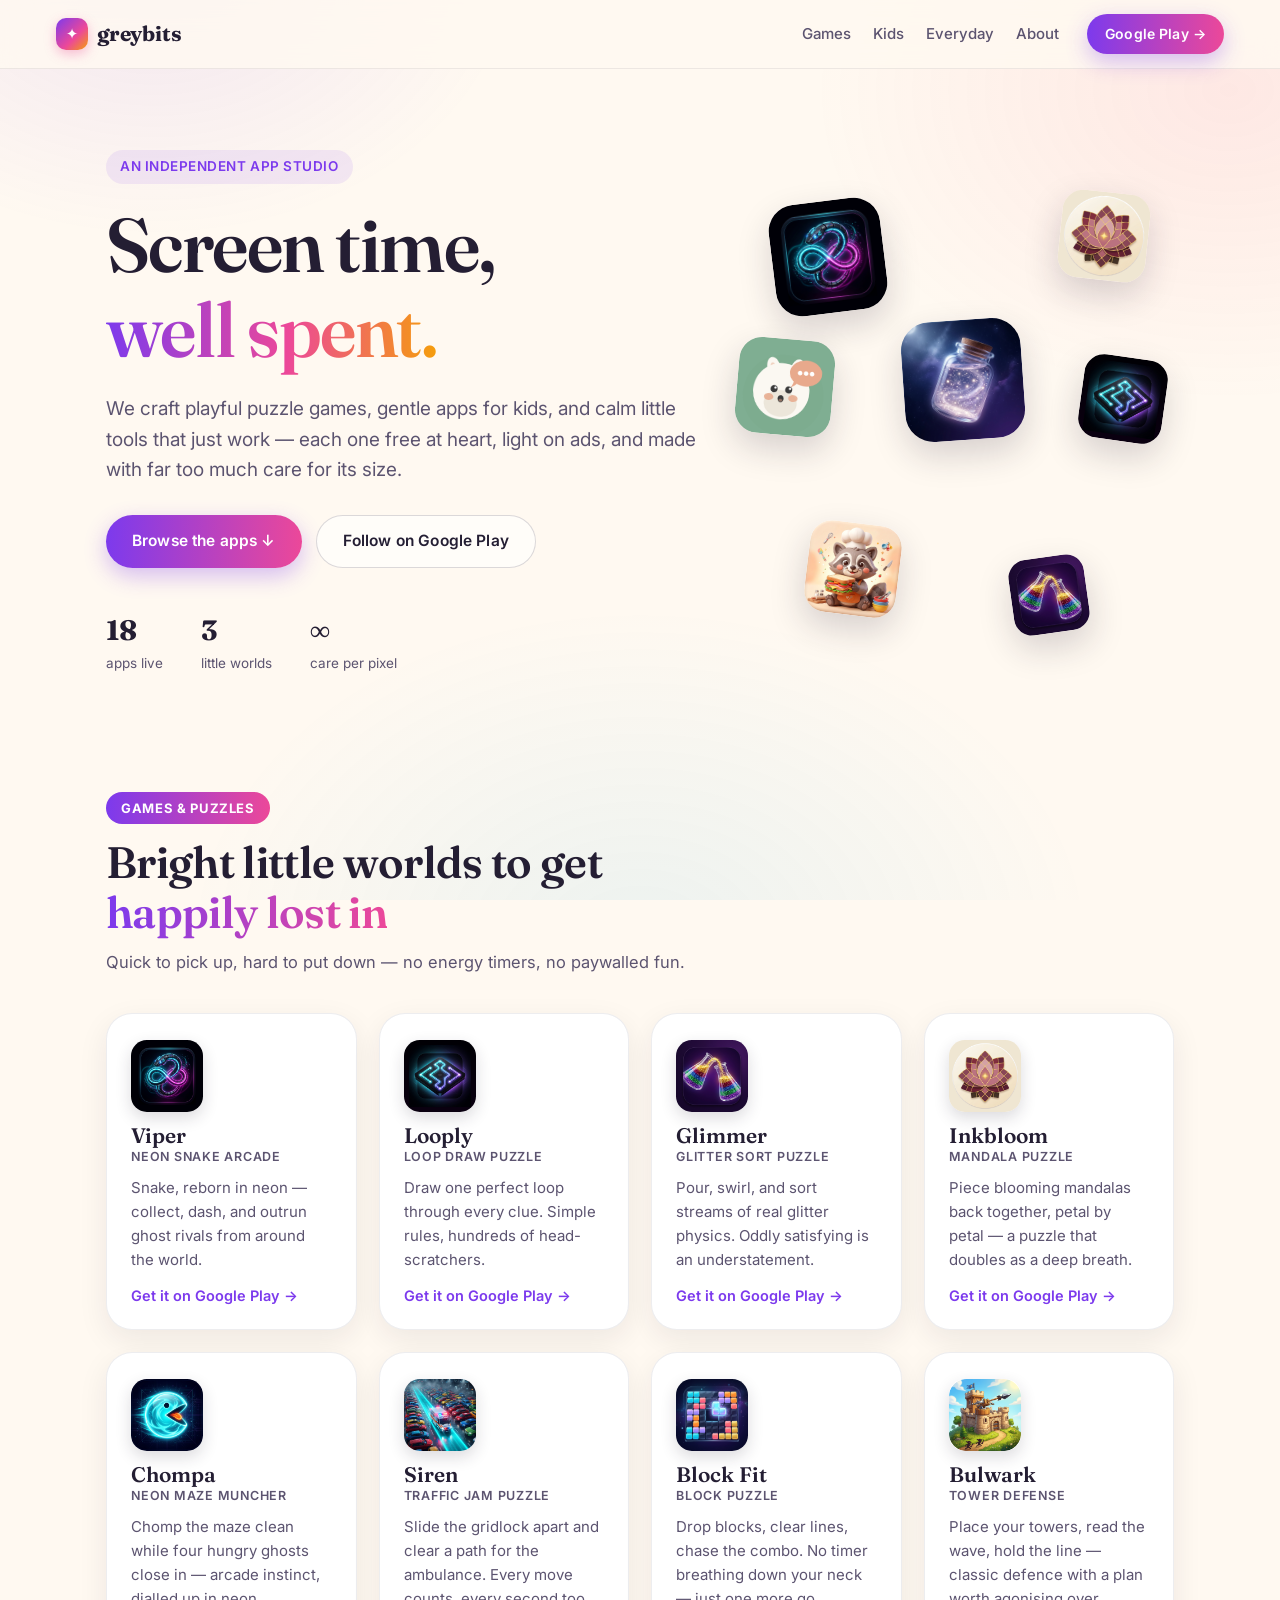
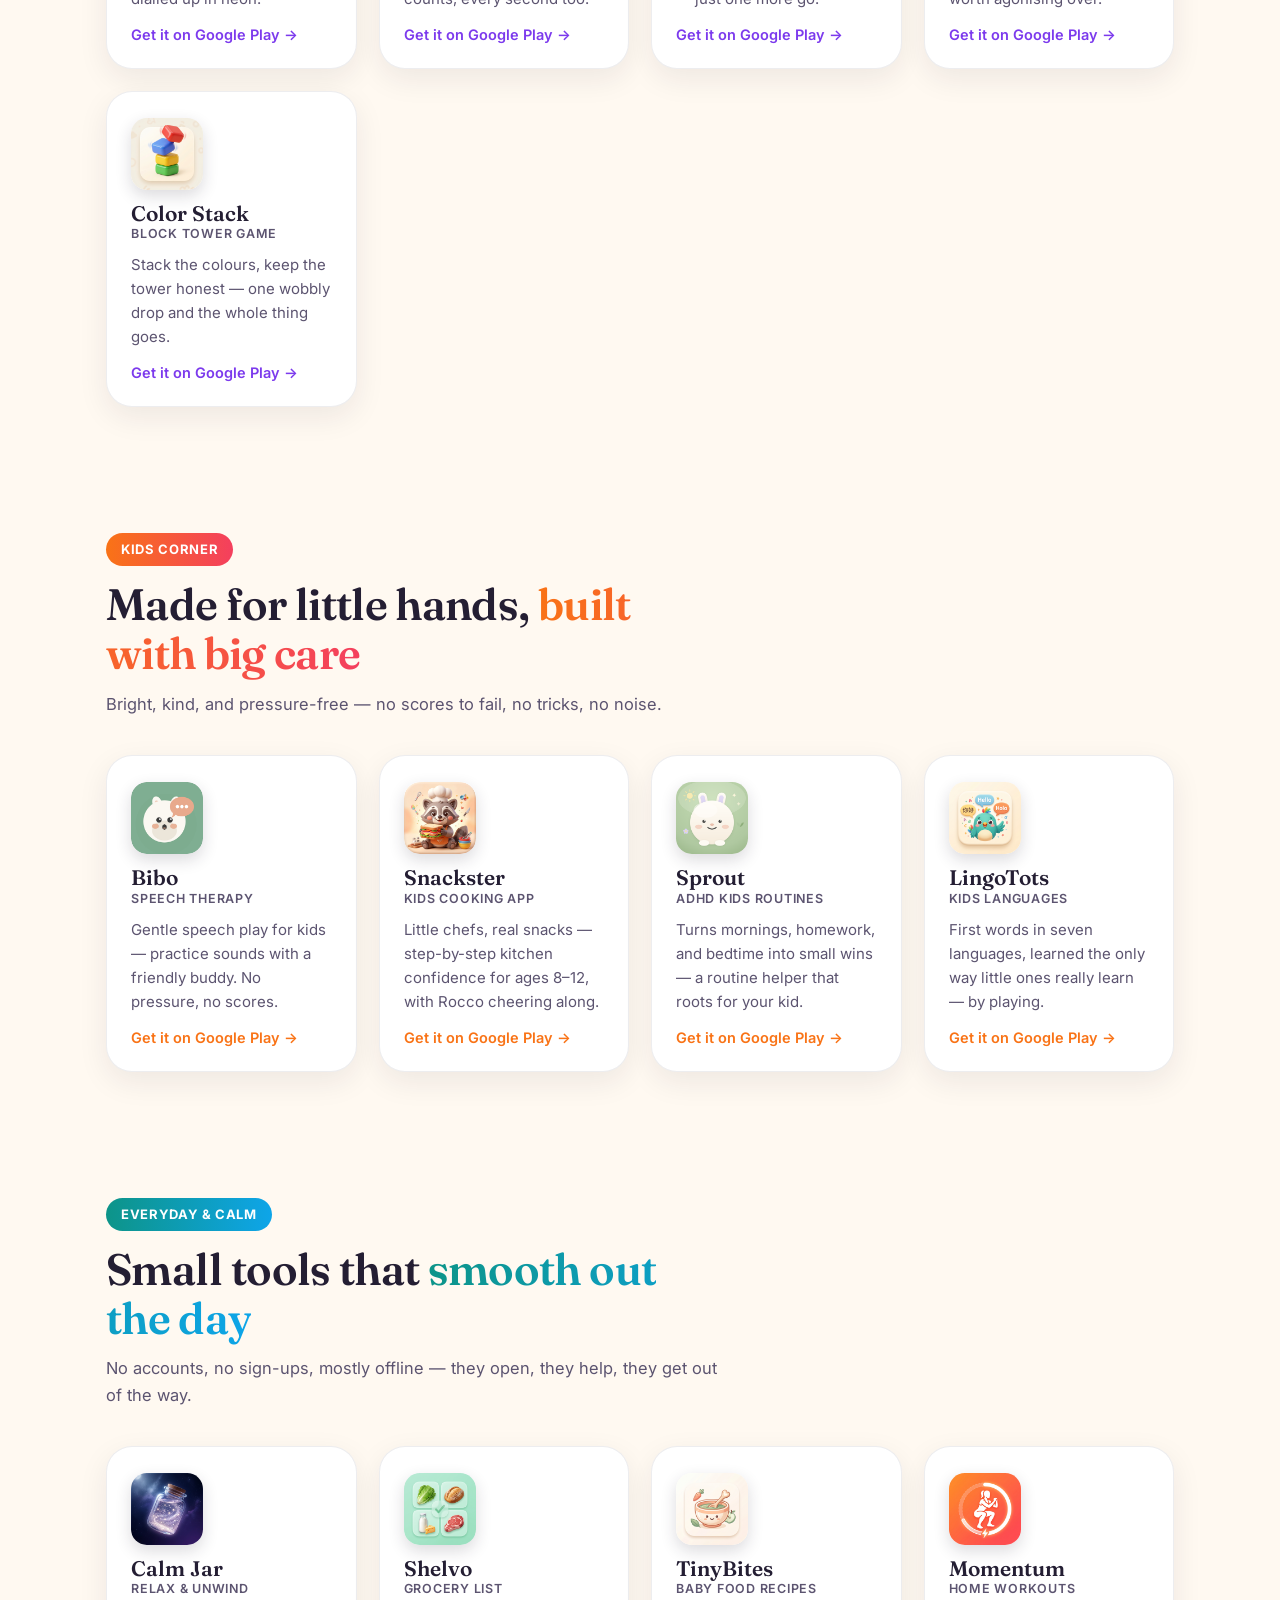
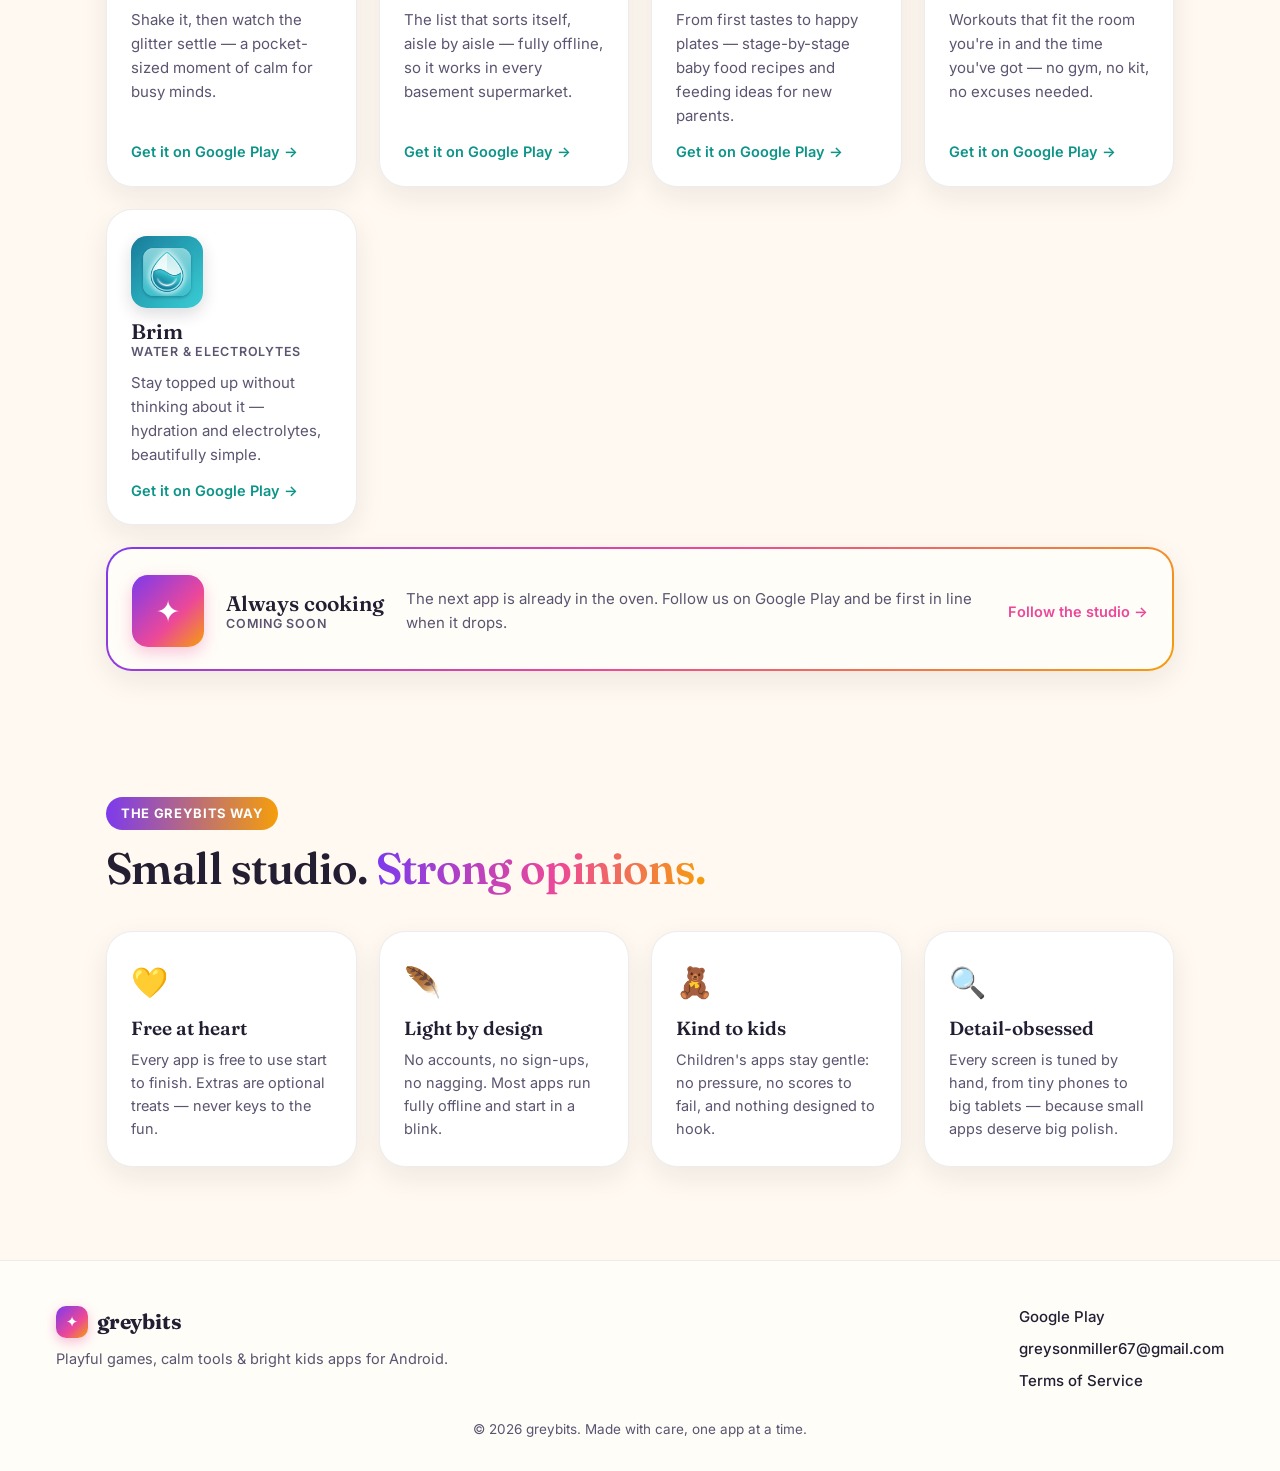
<file: index.html>
<!DOCTYPE html>
<html lang="en">
<head>
  <meta charset="UTF-8" />
  <meta name="viewport" content="width=device-width, initial-scale=1.0" />
  <title>greybits — Playful games, calm tools &amp; bright kids apps</title>
  <meta name="description" content="greybits is an independent studio making playful puzzle games, gentle kids apps, and calm everyday tools for Android. Free at heart, light on ads, made with care." />
  <meta property="og:title" content="greybits — Screen time, well spent." />
  <meta property="og:description" content="Playful puzzle games, gentle kids apps, and calm everyday tools for Android — made with care by a tiny studio." />
  <meta property="og:type" content="website" />
  <link rel="icon" href="data:image/svg+xml,%3Csvg xmlns='http://www.w3.org/2000/svg' viewBox='0 0 64 64'%3E%3Cdefs%3E%3ClinearGradient id='g' x1='0' y1='0' x2='1' y2='1'%3E%3Cstop offset='0' stop-color='%237C3AED'/%3E%3Cstop offset='.5' stop-color='%23EC4899'/%3E%3Cstop offset='1' stop-color='%23F59E0B'/%3E%3C/linearGradient%3E%3C/defs%3E%3Crect width='64' height='64' rx='16' fill='url(%23g)'/%3E%3Ctext x='32' y='42' font-family='Georgia,serif' font-size='38' font-weight='bold' fill='white' text-anchor='middle'%3Eg%3C/text%3E%3C/svg%3E" />
  <link rel="preconnect" href="https://fonts.googleapis.com" />
  <link rel="preconnect" href="https://fonts.gstatic.com" crossorigin />
  <link href="https://fonts.googleapis.com/css2?family=Fraunces:opsz,wght@9..144,500;9..144,600;9..144,700&family=Inter:wght@400;500;600;700&display=swap" rel="stylesheet" />
  <link rel="stylesheet" href="styles.css" />
</head>
<body>

  <!-- ======================== NAV ======================== -->
  <header class="nav">
    <a class="brand" href="#top" aria-label="greybits home">
      <span class="brand-mark" aria-hidden="true">✦</span>
      <span class="brand-name">greybits</span>
    </a>
    <nav class="nav-links" aria-label="Sections">
      <a href="#games">Games</a>
      <a href="#kids">Kids</a>
      <a href="#everyday">Everyday</a>
      <a href="#about">About</a>
    </nav>
    <a class="btn btn-small btn-primary" href="https://play.google.com/store/apps/dev?id=8067309061059365942" target="_blank" rel="noopener">Google&nbsp;Play&nbsp;→</a>
  </header>

  <!-- ======================== HERO ======================== -->
  <main id="top">
    <section class="hero">
      <div class="hero-copy reveal">
        <p class="eyebrow">An independent app studio</p>
        <h1>Screen time,<br /><span class="grad-text">well spent.</span></h1>
        <p class="lede">
          We craft playful puzzle games, gentle apps for kids, and calm little tools
          that just work — each one free at heart, light on ads, and made with
          far too much care for its size.
        </p>
        <div class="cta-row">
          <a class="btn btn-primary" href="#games">Browse the apps ↓</a>
          <a class="btn btn-ghost" href="https://play.google.com/store/apps/dev?id=8067309061059365942" target="_blank" rel="noopener">Follow on Google Play</a>
        </div>
        <ul class="hero-stats" aria-label="Quick facts">
          <li><strong>18</strong><span>apps live</span></li>
          <li><strong>3</strong><span>little worlds</span></li>
          <li><strong>∞</strong><span>care per pixel</span></li>
        </ul>
      </div>

      <div class="hero-collage" aria-hidden="true">
        <img class="float f1" src="assets/icons/viper.png"    alt="" width="112" height="112" />
        <img class="float f2" src="assets/icons/inkbloom.png" alt="" width="88"  height="88" />
        <img class="float f3" src="assets/icons/bibo.png"     alt="" width="96"  height="96" />
        <img class="float f4" src="assets/icons/calmjar.png"  alt="" width="120" height="120" />
        <img class="float f5" src="assets/icons/looply.png"   alt="" width="84"  height="84" />
        <img class="float f6" src="assets/icons/snackster.png" alt="" width="92" height="92" />
        <img class="float f7" src="assets/icons/glimmer.png"  alt="" width="76"  height="76" />
      </div>
    </section>

    <!-- ======================== GAMES ======================== -->
    <section class="shelf" id="games">
      <div class="shelf-head reveal">
        <span class="shelf-chip chip-games">Games &amp; Puzzles</span>
        <h2>Bright little worlds to get <span class="grad-text-games">happily lost in</span></h2>
        <p>Quick to pick up, hard to put down — no energy timers, no paywalled fun.</p>
      </div>
      <div class="grid">
        <a class="card reveal" href="https://play.google.com/store/apps/details?id=com.proapps.viper" target="_blank" rel="noopener">
          <img src="assets/icons/viper.png" alt="Viper app icon" width="72" height="72" />
          <h3>Viper <span>Neon Snake Arcade</span></h3>
          <p>Snake, reborn in neon — collect, dash, and outrun ghost rivals from around the world.</p>
          <span class="card-link link-games">Get it on Google Play →</span>
        </a>
        <a class="card reveal" href="https://play.google.com/store/apps/details?id=com.proapps.looply" target="_blank" rel="noopener">
          <img src="assets/icons/looply.png" alt="Looply app icon" width="72" height="72" />
          <h3>Looply <span>Loop Draw Puzzle</span></h3>
          <p>Draw one perfect loop through every clue. Simple rules, hundreds of head-scratchers.</p>
          <span class="card-link link-games">Get it on Google Play →</span>
        </a>
        <a class="card reveal" href="https://play.google.com/store/apps/details?id=com.proapps.glimmer" target="_blank" rel="noopener">
          <img src="assets/icons/glimmer.png" alt="Glimmer app icon" width="72" height="72" />
          <h3>Glimmer <span>Glitter Sort Puzzle</span></h3>
          <p>Pour, swirl, and sort streams of real glitter physics. Oddly satisfying is an understatement.</p>
          <span class="card-link link-games">Get it on Google Play →</span>
        </a>
        <a class="card reveal" href="https://play.google.com/store/apps/details?id=com.proapps.inkbloom" target="_blank" rel="noopener">
          <img src="assets/icons/inkbloom.png" alt="Inkbloom app icon" width="72" height="72" />
          <h3>Inkbloom <span>Mandala Puzzle</span></h3>
          <p>Piece blooming mandalas back together, petal by petal — a puzzle that doubles as a deep breath.</p>
          <span class="card-link link-games">Get it on Google Play →</span>
        </a>
        <a class="card reveal" href="https://play.google.com/store/apps/details?id=com.proapps.chompa" target="_blank" rel="noopener">
          <img src="assets/icons/chompa.png" alt="Chompa app icon" width="72" height="72" />
          <h3>Chompa <span>Neon Maze Muncher</span></h3>
          <p>Chomp the maze clean while four hungry ghosts close in — arcade instinct, dialled up in neon.</p>
          <span class="card-link link-games">Get it on Google Play →</span>
        </a>
        <a class="card reveal" href="https://play.google.com/store/apps/details?id=com.proapps.siren" target="_blank" rel="noopener">
          <img src="assets/icons/siren.png" alt="Siren app icon" width="72" height="72" />
          <h3>Siren <span>Traffic Jam Puzzle</span></h3>
          <p>Slide the gridlock apart and clear a path for the ambulance. Every move counts, every second too.</p>
          <span class="card-link link-games">Get it on Google Play →</span>
        </a>
        <a class="card reveal" href="https://play.google.com/store/apps/details?id=com.proapps.blockfit" target="_blank" rel="noopener">
          <img src="assets/icons/blockfit.png" alt="Block Fit app icon" width="72" height="72" />
          <h3>Block Fit <span>Block Puzzle</span></h3>
          <p>Drop blocks, clear lines, chase the combo. No timer breathing down your neck — just one more go.</p>
          <span class="card-link link-games">Get it on Google Play →</span>
        </a>
        <a class="card reveal" href="https://play.google.com/store/apps/details?id=com.proapps.bulwark" target="_blank" rel="noopener">
          <img src="assets/icons/bulwark.png" alt="Bulwark app icon" width="72" height="72" />
          <h3>Bulwark <span>Tower Defense</span></h3>
          <p>Place your towers, read the wave, hold the line — classic defence with a plan worth agonising over.</p>
          <span class="card-link link-games">Get it on Google Play →</span>
        </a>
        <a class="card reveal" href="https://play.google.com/store/apps/details?id=com.colorstack.app" target="_blank" rel="noopener">
          <img src="assets/icons/colorstack.png" alt="Color Stack app icon" width="72" height="72" />
          <h3>Color Stack <span>Block Tower Game</span></h3>
          <p>Stack the colours, keep the tower honest — one wobbly drop and the whole thing goes.</p>
          <span class="card-link link-games">Get it on Google Play →</span>
        </a>
      </div>
    </section>

    <!-- ======================== KIDS ======================== -->
    <section class="shelf" id="kids">
      <div class="shelf-head reveal">
        <span class="shelf-chip chip-kids">Kids Corner</span>
        <h2>Made for little hands, <span class="grad-text-kids">built with big care</span></h2>
        <p>Bright, kind, and pressure-free — no scores to fail, no tricks, no noise.</p>
      </div>
      <div class="grid">
        <a class="card reveal" href="https://play.google.com/store/apps/details?id=com.bibo.speechtherapy" target="_blank" rel="noopener">
          <img src="assets/icons/bibo.png" alt="Bibo app icon" width="72" height="72" />
          <h3>Bibo <span>Speech Therapy</span></h3>
          <p>Gentle speech play for kids — practice sounds with a friendly buddy. No pressure, no scores.</p>
          <span class="card-link link-kids">Get it on Google Play →</span>
        </a>
        <a class="card reveal" href="https://play.google.com/store/apps/details?id=com.proapps.snackster" target="_blank" rel="noopener">
          <img src="assets/icons/snackster.png" alt="Snackster app icon" width="72" height="72" />
          <h3>Snackster <span>Kids Cooking App</span></h3>
          <p>Little chefs, real snacks — step-by-step kitchen confidence for ages 8–12, with Rocco cheering along.</p>
          <span class="card-link link-kids">Get it on Google Play →</span>
        </a>
        <a class="card reveal" href="https://play.google.com/store/apps/details?id=com.proapps.sprout" target="_blank" rel="noopener">
          <img src="assets/icons/sprout.png" alt="Sprout app icon" width="72" height="72" />
          <h3>Sprout <span>ADHD Kids Routines</span></h3>
          <p>Turns mornings, homework, and bedtime into small wins — a routine helper that roots for your kid.</p>
          <span class="card-link link-kids">Get it on Google Play →</span>
        </a>
        <a class="card reveal" href="https://play.google.com/store/apps/details?id=com.proapps.lingotots" target="_blank" rel="noopener">
          <img src="assets/icons/lingotots.png" alt="LingoTots app icon" width="72" height="72" />
          <h3>LingoTots <span>Kids Languages</span></h3>
          <p>First words in seven languages, learned the only way little ones really learn — by playing.</p>
          <span class="card-link link-kids">Get it on Google Play →</span>
        </a>
      </div>
    </section>

    <!-- ======================== EVERYDAY ======================== -->
    <section class="shelf" id="everyday">
      <div class="shelf-head reveal">
        <span class="shelf-chip chip-calm">Everyday &amp; Calm</span>
        <h2>Small tools that <span class="grad-text-calm">smooth out the day</span></h2>
        <p>No accounts, no sign-ups, mostly offline — they open, they help, they get out of the way.</p>
      </div>
      <div class="grid">
        <a class="card reveal" href="https://play.google.com/store/apps/details?id=com.proapps.calmjar" target="_blank" rel="noopener">
          <img src="assets/icons/calmjar.png" alt="Calm Jar app icon" width="72" height="72" />
          <h3>Calm Jar <span>Relax &amp; Unwind</span></h3>
          <p>Shake it, then watch the glitter settle — a pocket-sized moment of calm for busy minds.</p>
          <span class="card-link link-calm">Get it on Google Play →</span>
        </a>
        <a class="card reveal" href="https://play.google.com/store/apps/details?id=com.proapps.grocerybuddy" target="_blank" rel="noopener">
          <img src="assets/icons/shelvo.png" alt="Shelvo app icon" width="72" height="72" />
          <h3>Shelvo <span>Grocery List</span></h3>
          <p>The list that sorts itself, aisle by aisle — fully offline, so it works in every basement supermarket.</p>
          <span class="card-link link-calm">Get it on Google Play →</span>
        </a>
        <a class="card reveal" href="https://play.google.com/store/apps/details?id=com.proapps.tinybites" target="_blank" rel="noopener">
          <img src="assets/icons/tinybites.png" alt="TinyBites app icon" width="72" height="72" />
          <h3>TinyBites <span>Baby Food Recipes</span></h3>
          <p>From first tastes to happy plates — stage-by-stage baby food recipes and feeding ideas for new parents.</p>
          <span class="card-link link-calm">Get it on Google Play →</span>
        </a>
        <a class="card reveal" href="https://play.google.com/store/apps/details?id=com.proapps.momentum" target="_blank" rel="noopener">
          <img src="assets/icons/momentum.png" alt="Momentum app icon" width="72" height="72" />
          <h3>Momentum <span>Home Workouts</span></h3>
          <p>Workouts that fit the room you're in and the time you've got — no gym, no kit, no excuses needed.</p>
          <span class="card-link link-calm">Get it on Google Play →</span>
        </a>
        <a class="card reveal" href="https://play.google.com/store/apps/details?id=com.proapps.brim" target="_blank" rel="noopener">
          <img src="assets/icons/brim.png" alt="Brim app icon" width="72" height="72" />
          <h3>Brim <span>Water &amp; Electrolytes</span></h3>
          <p>Stay topped up without thinking about it — hydration and electrolytes, beautifully simple.</p>
          <span class="card-link link-calm">Get it on Google Play →</span>
        </a>
        <div class="card card-teaser reveal" aria-label="More apps coming soon">
          <span class="teaser-spark" aria-hidden="true">✦</span>
          <h3>Always cooking <span>Coming soon</span></h3>
          <p>The next app is already in the oven. Follow us on Google Play and be first in line when it drops.</p>
          <a class="card-link link-teaser" href="https://play.google.com/store/apps/dev?id=8067309061059365942" target="_blank" rel="noopener">Follow the studio →</a>
        </div>
      </div>
    </section>

    <!-- ======================== ABOUT ======================== -->
    <section class="about" id="about">
      <div class="shelf-head reveal">
        <span class="shelf-chip chip-about">The greybits way</span>
        <h2>Small studio. <span class="grad-text">Strong opinions.</span></h2>
      </div>
      <div class="values reveal">
        <div class="value">
          <span class="value-icon" aria-hidden="true">💛</span>
          <h3>Free at heart</h3>
          <p>Every app is free to use start to finish. Extras are optional treats — never keys to the fun.</p>
        </div>
        <div class="value">
          <span class="value-icon" aria-hidden="true">🪶</span>
          <h3>Light by design</h3>
          <p>No accounts, no sign-ups, no nagging. Most apps run fully offline and start in a blink.</p>
        </div>
        <div class="value">
          <span class="value-icon" aria-hidden="true">🧸</span>
          <h3>Kind to kids</h3>
          <p>Children's apps stay gentle: no pressure, no scores to fail, and nothing designed to hook.</p>
        </div>
        <div class="value">
          <span class="value-icon" aria-hidden="true">🔍</span>
          <h3>Detail-obsessed</h3>
          <p>Every screen is tuned by hand, from tiny phones to big tablets — because small apps deserve big polish.</p>
        </div>
      </div>
    </section>
  </main>

  <!-- ======================== FOOTER ======================== -->
  <footer class="footer">
    <div class="footer-inner">
      <div>
        <p class="brand"><span class="brand-mark" aria-hidden="true">✦</span> <span class="brand-name">greybits</span></p>
        <p class="footer-tag">Playful games, calm tools &amp; bright kids apps for Android.</p>
      </div>
      <div class="footer-links">
        <a href="https://play.google.com/store/apps/dev?id=8067309061059365942" target="_blank" rel="noopener">Google Play</a>
        <a href="mailto:greysonmiller67@gmail.com">greysonmiller67@gmail.com</a>
        <a href="terms.html">Terms of Service</a>
      </div>
    </div>
    <p class="footer-copy">© 2026 greybits. Made with care, one app at a time.</p>
  </footer>

  <script>
    // Fade-in on scroll (content stays visible if JS is unavailable)
    document.body.classList.add('js');
    const io = new IntersectionObserver((entries) => {
      for (const e of entries) if (e.isIntersecting) { e.target.classList.add('in'); io.unobserve(e.target); }
    }, { threshold: 0.12 });
    document.querySelectorAll('.reveal').forEach(el => io.observe(el));
  </script>
</body>
</html>
</file>
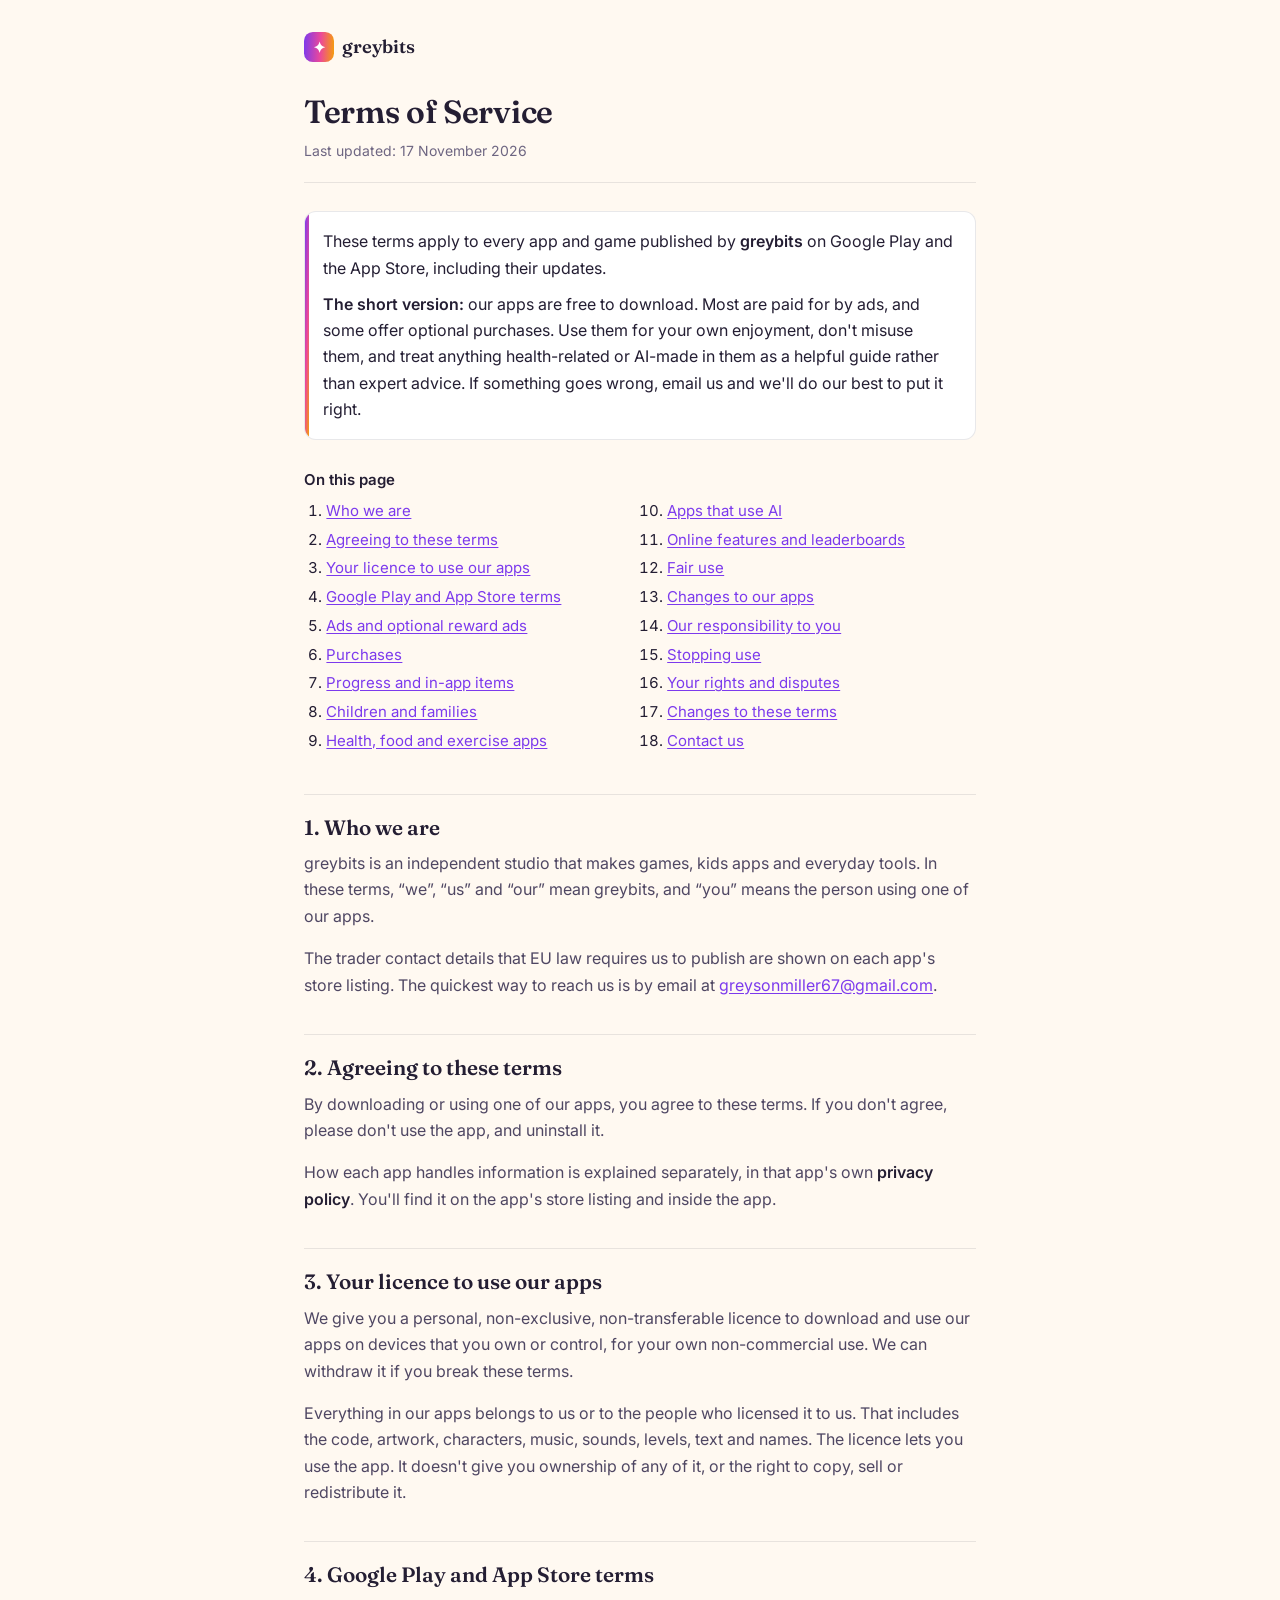
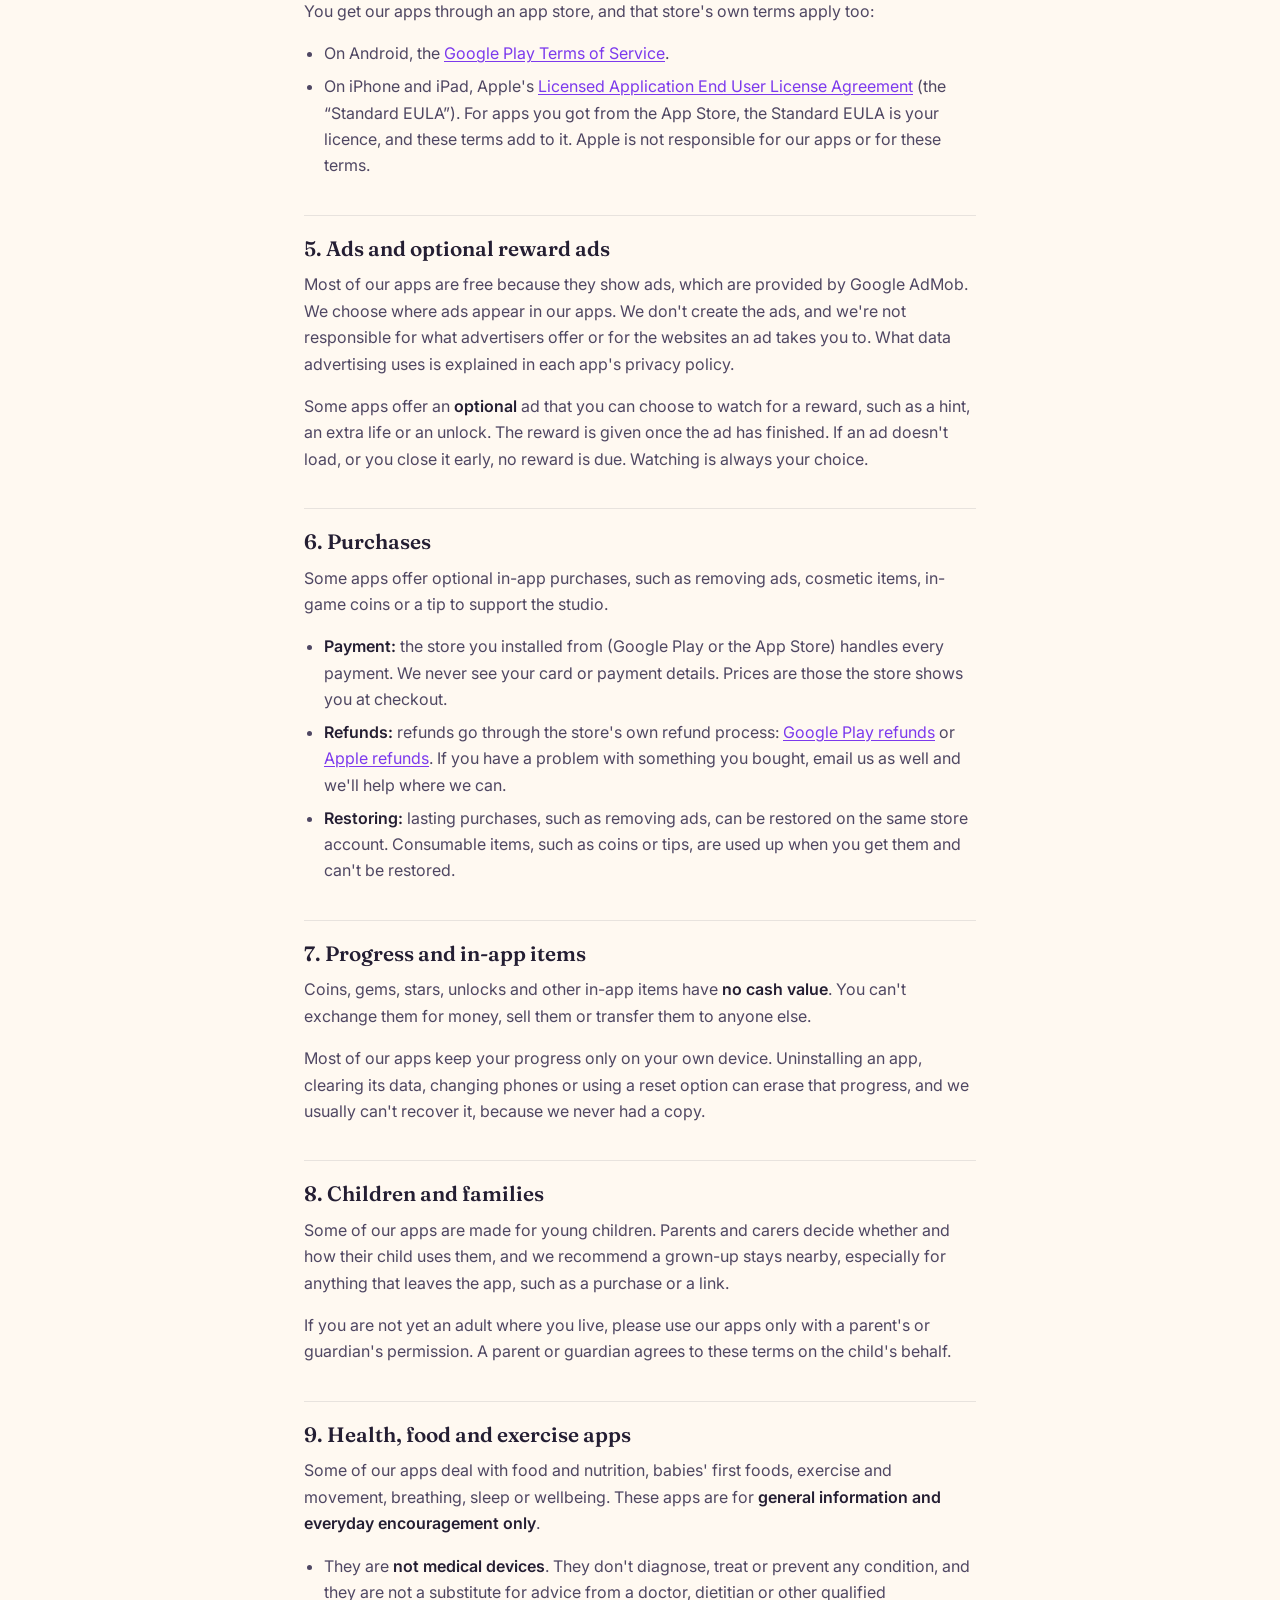
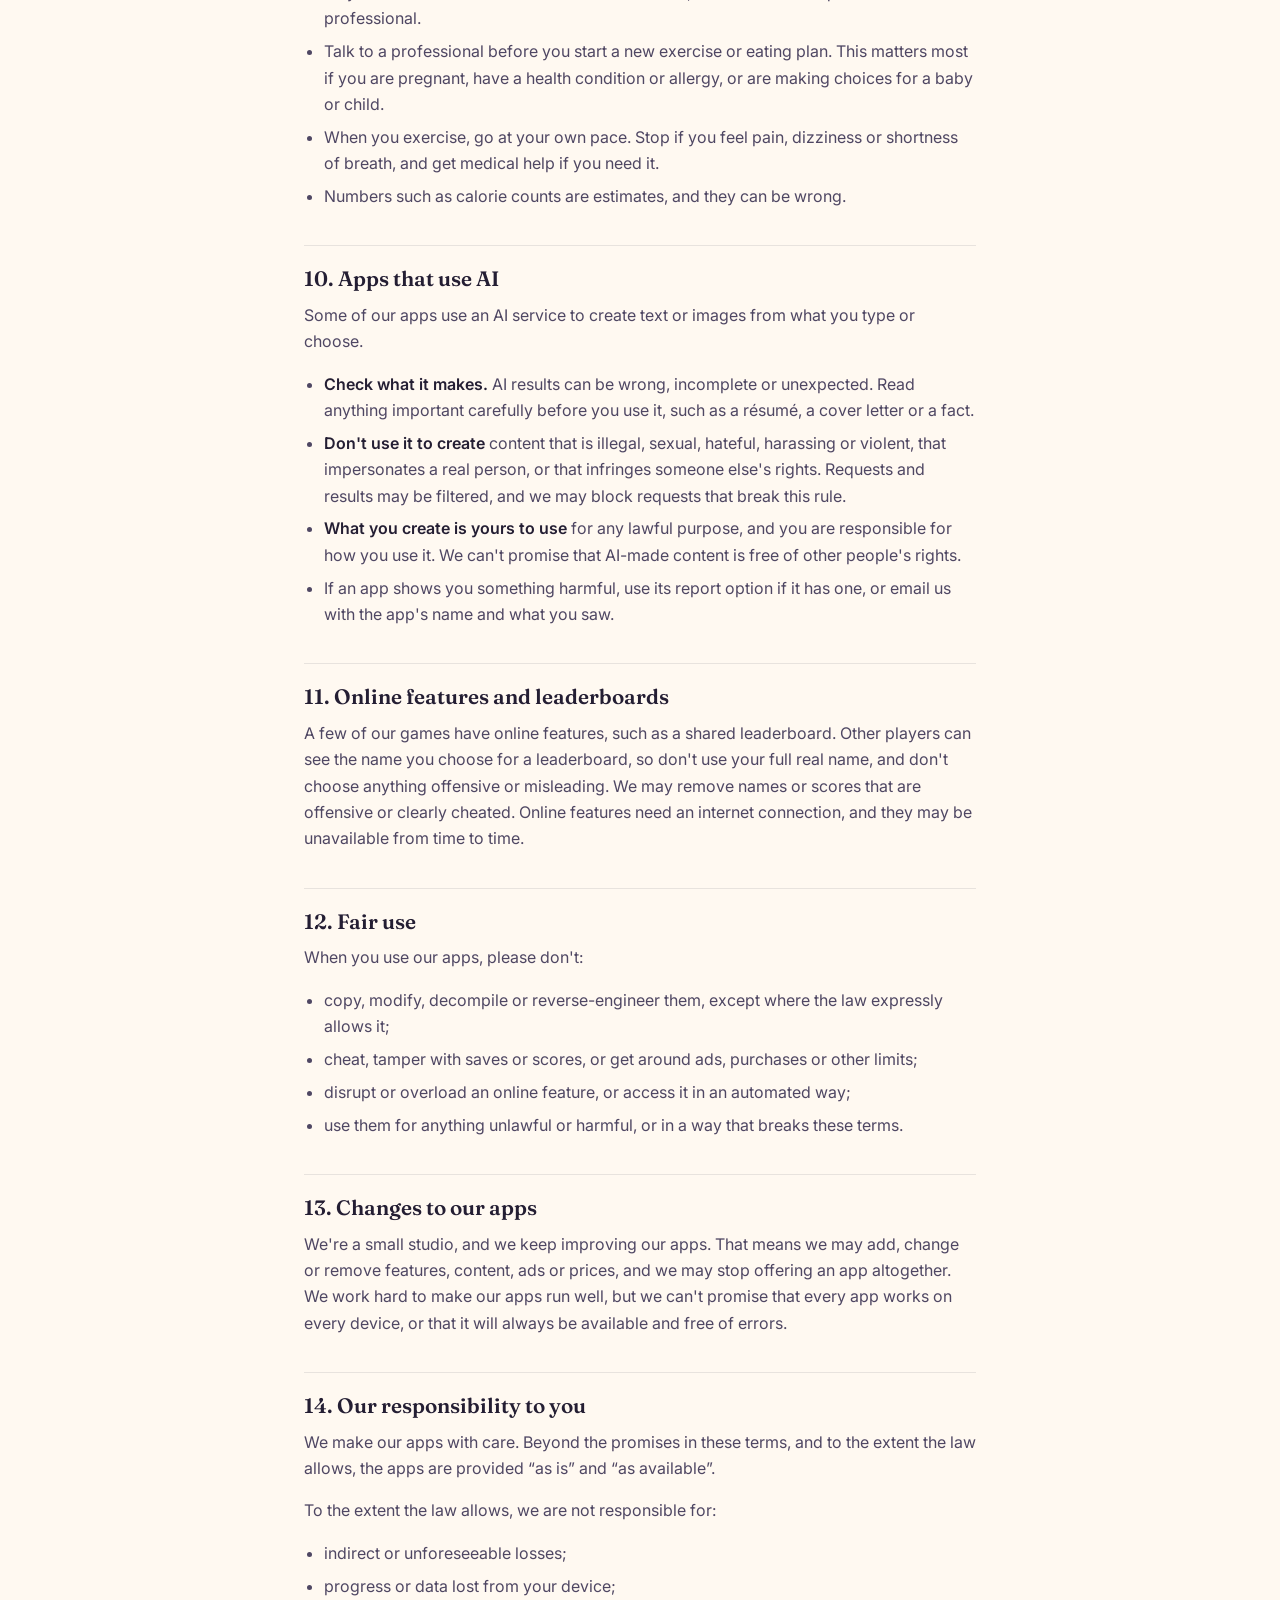
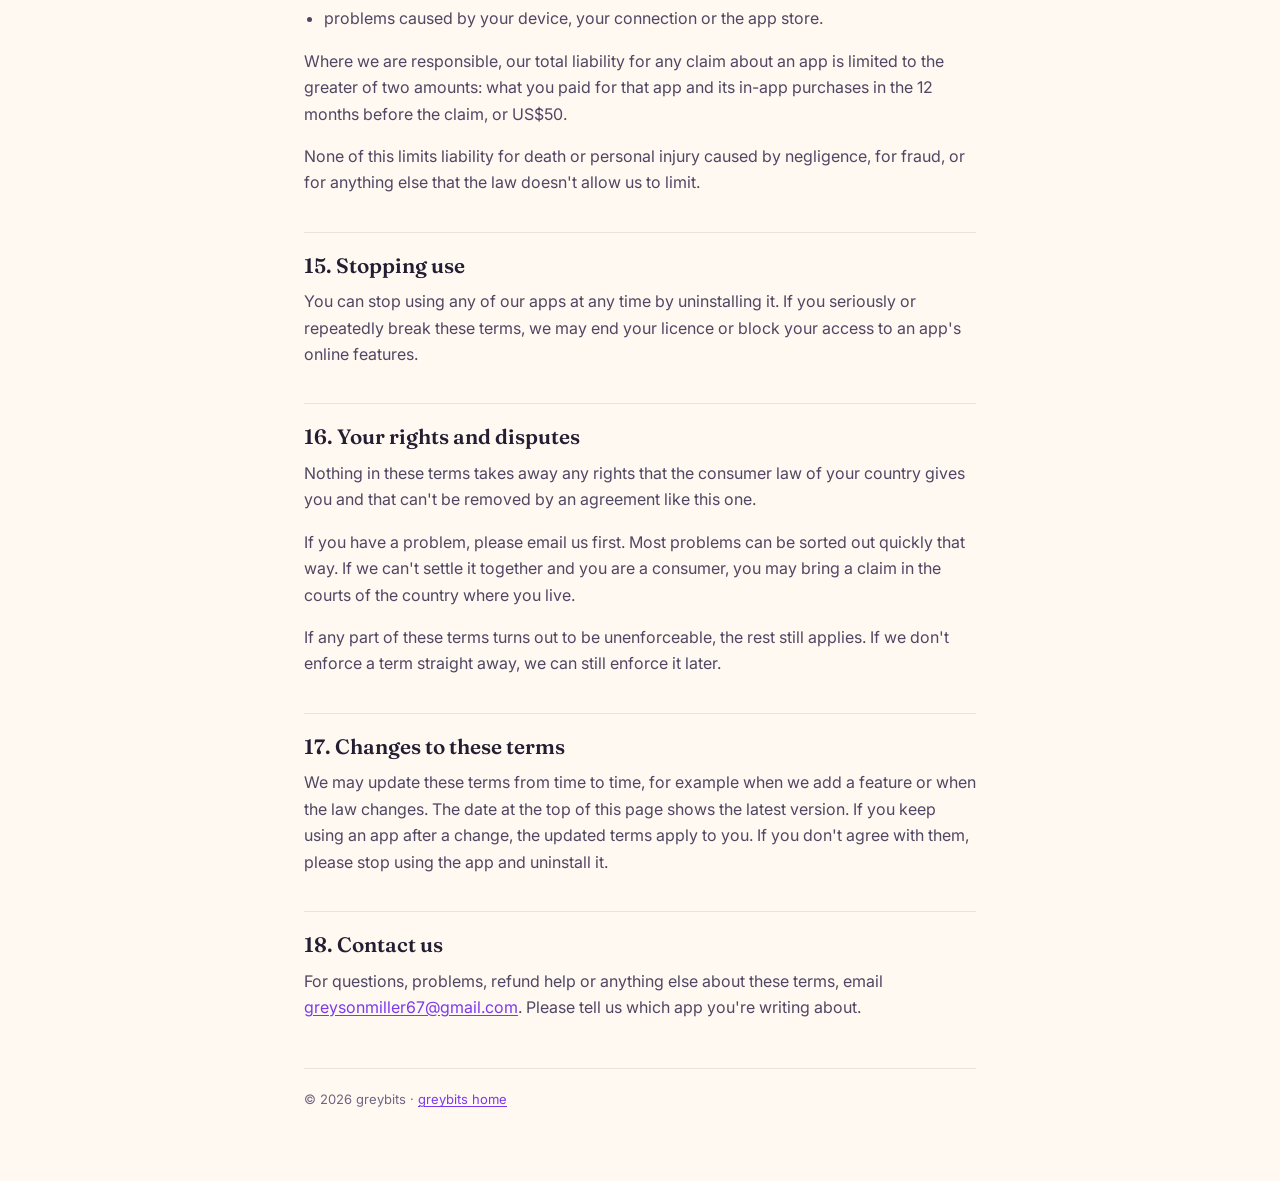
<file: terms.html>
<!DOCTYPE html>
<html lang="en">
<head>
  <meta charset="UTF-8" />
  <meta name="viewport" content="width=device-width, initial-scale=1.0" />
  <title>Terms of Service — greybits</title>
  <meta name="description" content="The terms that apply when you download and use any app or game published by greybits on Google Play or the App Store." />
  <link rel="icon" href="data:image/svg+xml,%3Csvg xmlns='http://www.w3.org/2000/svg' viewBox='0 0 64 64'%3E%3Cdefs%3E%3ClinearGradient id='g' x1='0' y1='0' x2='1' y2='1'%3E%3Cstop offset='0' stop-color='%237C3AED'/%3E%3Cstop offset='.5' stop-color='%23EC4899'/%3E%3Cstop offset='1' stop-color='%23F59E0B'/%3E%3C/linearGradient%3E%3C/defs%3E%3Crect width='64' height='64' rx='16' fill='url(%23g)'/%3E%3Ctext x='32' y='42' font-family='Georgia,serif' font-size='38' font-weight='bold' fill='white' text-anchor='middle'%3Eg%3C/text%3E%3C/svg%3E" />
  <link rel="preconnect" href="https://fonts.googleapis.com" />
  <link rel="preconnect" href="https://fonts.gstatic.com" crossorigin />
  <link href="https://fonts.googleapis.com/css2?family=Fraunces:opsz,wght@9..144,600&family=Inter:wght@400;500;600&display=swap" rel="stylesheet" />
  <style>
    :root {
      --bg: #FFF9F1;
      --panel: #FFFFFF;
      --ink: #241E33;
      --ink-soft: #4F4763;
      --ink-faint: #6E6682;
      --rule: rgba(36, 30, 51, 0.10);
      --accent: #7C3AED;
      --grad: linear-gradient(92deg, #7C3AED, #EC4899 55%, #F59E0B);
      --font-display: "Fraunces", Georgia, serif;
      --font-body: "Inter", system-ui, -apple-system, "Segoe UI", sans-serif;
    }
    @media (prefers-color-scheme: dark) {
      :root {
        --bg: #16121E;
        --panel: #1F1A29;
        --ink: #F3EEF8;
        --ink-soft: #C4BBD4;
        --ink-faint: #9B92AD;
        --rule: rgba(243, 238, 248, 0.12);
        --accent: #C4A2FF;
      }
    }
    * { box-sizing: border-box; }
    html { -webkit-text-size-adjust: 100%; scroll-behavior: smooth; }
    body {
      margin: 0;
      background: var(--bg);
      color: var(--ink);
      font: 16px/1.65 var(--font-body);
    }
    .wrap { max-width: 44rem; margin: 0 auto; padding: 2rem 1rem 4rem; }
    .brand {
      display: inline-flex; align-items: center; gap: .45rem;
      font-family: var(--font-display); font-weight: 600; font-size: 1.15rem;
      color: var(--ink); text-decoration: none; margin-bottom: 2rem;
    }
    .brand-mark {
      display: inline-grid; place-items: center; width: 1.9rem; height: 1.9rem;
      border-radius: .55rem; background: var(--grad); color: #fff; font-size: .95rem;
    }
    header { border-bottom: 1px solid var(--rule); padding-bottom: 1.25rem; margin-bottom: 1.75rem; }
    h1 {
      font-family: var(--font-display); font-weight: 600; font-size: 2rem; line-height: 1.15;
      margin: 0 0 .5rem; letter-spacing: -.01em;
    }
    .updated { color: var(--ink-faint); font-size: .875rem; margin: 0; }
    .lede {
      background: var(--panel); border: 1px solid var(--rule); border-radius: .75rem;
      padding: 1rem 1.15rem; margin: 0 0 1.75rem; position: relative; overflow: hidden;
    }
    .lede::before { content: ""; position: absolute; inset: 0 auto 0 0; width: 4px; background: var(--grad); }
    .lede p { margin: 0 0 .6rem; color: var(--ink); }
    .lede p:last-child { margin-bottom: 0; }
    nav.toc { margin: 0 0 1rem; }
    nav.toc p { margin: 0 0 .4rem; font-weight: 600; color: var(--ink); font-size: .9375rem; }
    nav.toc ol { margin: 0; padding-left: 1.4rem; columns: 2; column-gap: 2rem; font-size: .9375rem; }
    nav.toc li { margin: 0 0 .25rem; break-inside: avoid; }
    h2 {
      font-family: var(--font-display); font-weight: 600; font-size: 1.3rem; line-height: 1.25;
      margin: 2.25rem 0 .6rem; padding-top: 1.25rem; border-top: 1px solid var(--rule);
      scroll-margin-top: 1rem;
    }
    p { margin: 0 0 1rem; color: var(--ink-soft); }
    ul { margin: 0 0 1rem; padding-left: 1.25rem; color: var(--ink-soft); }
    li { margin: 0 0 .4rem; }
    strong { color: var(--ink); font-weight: 600; }
    a { color: var(--accent); text-decoration: underline; text-underline-offset: 2px; }
    footer {
      margin-top: 3rem; padding-top: 1.25rem; border-top: 1px solid var(--rule);
      color: var(--ink-faint); font-size: .8125rem;
    }
    footer p { color: var(--ink-faint); margin: 0 0 .4rem; }
    @media (max-width: 30rem) {
      h1 { font-size: 1.65rem; }
      nav.toc ol { columns: 1; }
    }
  </style>
</head>
<body>
<div class="wrap">

  <a class="brand" href="index.html"><span class="brand-mark" aria-hidden="true">✦</span>greybits</a>

  <header>
    <h1>Terms of Service</h1>
    <p class="updated">Last updated: 17 November 2026</p>
  </header>

  <div class="lede">
    <p>These terms apply to every app and game published by <strong>greybits</strong> on Google Play and the App Store, including their updates.</p>
    <p><strong>The short version:</strong> our apps are free to download. Most are paid for by ads, and some offer optional purchases. Use them for your own enjoyment, don't misuse them, and treat anything health-related or AI-made in them as a helpful guide rather than expert advice. If something goes wrong, email us and we'll do our best to put it right.</p>
  </div>

  <nav class="toc" aria-label="On this page">
    <p>On this page</p>
    <ol>
      <li><a href="#who">Who we are</a></li>
      <li><a href="#agree">Agreeing to these terms</a></li>
      <li><a href="#licence">Your licence to use our apps</a></li>
      <li><a href="#stores">Google Play and App Store terms</a></li>
      <li><a href="#ads">Ads and optional reward ads</a></li>
      <li><a href="#purchases">Purchases</a></li>
      <li><a href="#progress">Progress and in-app items</a></li>
      <li><a href="#children">Children and families</a></li>
      <li><a href="#health">Health, food and exercise apps</a></li>
      <li><a href="#ai">Apps that use AI</a></li>
      <li><a href="#online">Online features and leaderboards</a></li>
      <li><a href="#rules">Fair use</a></li>
      <li><a href="#changes">Changes to our apps</a></li>
      <li><a href="#liability">Our responsibility to you</a></li>
      <li><a href="#ending">Stopping use</a></li>
      <li><a href="#law">Your rights and disputes</a></li>
      <li><a href="#updates">Changes to these terms</a></li>
      <li><a href="#contact">Contact us</a></li>
    </ol>
  </nav>

  <h2 id="who">1. Who we are</h2>
  <p>greybits is an independent studio that makes games, kids apps and everyday tools. In these terms, “we”, “us” and “our” mean greybits, and “you” means the person using one of our apps.</p>
  <p>The trader contact details that EU law requires us to publish are shown on each app's store listing. The quickest way to reach us is by email at <a href="mailto:greysonmiller67@gmail.com">greysonmiller67@gmail.com</a>.</p>

  <h2 id="agree">2. Agreeing to these terms</h2>
  <p>By downloading or using one of our apps, you agree to these terms. If you don't agree, please don't use the app, and uninstall it.</p>
  <p>How each app handles information is explained separately, in that app's own <strong>privacy policy</strong>. You'll find it on the app's store listing and inside the app.</p>

  <h2 id="licence">3. Your licence to use our apps</h2>
  <p>We give you a personal, non-exclusive, non-transferable licence to download and use our apps on devices that you own or control, for your own non-commercial use. We can withdraw it if you break these terms.</p>
  <p>Everything in our apps belongs to us or to the people who licensed it to us. That includes the code, artwork, characters, music, sounds, levels, text and names. The licence lets you use the app. It doesn't give you ownership of any of it, or the right to copy, sell or redistribute it.</p>

  <h2 id="stores">4. Google Play and App Store terms</h2>
  <p>You get our apps through an app store, and that store's own terms apply too:</p>
  <ul>
    <li>On Android, the <a href="https://play.google.com/about/play-terms/" rel="noopener">Google Play Terms of Service</a>.</li>
    <li>On iPhone and iPad, Apple's <a href="https://www.apple.com/legal/internet-services/itunes/dev/stdeula/" rel="noopener">Licensed Application End User License Agreement</a> (the “Standard EULA”). For apps you got from the App Store, the Standard EULA is your licence, and these terms add to it. Apple is not responsible for our apps or for these terms.</li>
  </ul>

  <h2 id="ads">5. Ads and optional reward ads</h2>
  <p>Most of our apps are free because they show ads, which are provided by Google AdMob. We choose where ads appear in our apps. We don't create the ads, and we're not responsible for what advertisers offer or for the websites an ad takes you to. What data advertising uses is explained in each app's privacy policy.</p>
  <p>Some apps offer an <strong>optional</strong> ad that you can choose to watch for a reward, such as a hint, an extra life or an unlock. The reward is given once the ad has finished. If an ad doesn't load, or you close it early, no reward is due. Watching is always your choice.</p>

  <h2 id="purchases">6. Purchases</h2>
  <p>Some apps offer optional in-app purchases, such as removing ads, cosmetic items, in-game coins or a tip to support the studio.</p>
  <ul>
    <li><strong>Payment:</strong> the store you installed from (Google Play or the App Store) handles every payment. We never see your card or payment details. Prices are those the store shows you at checkout.</li>
    <li><strong>Refunds:</strong> refunds go through the store's own refund process: <a href="https://support.google.com/googleplay/answer/2479637" rel="noopener">Google Play refunds</a> or <a href="https://support.apple.com/118223" rel="noopener">Apple refunds</a>. If you have a problem with something you bought, email us as well and we'll help where we can.</li>
    <li><strong>Restoring:</strong> lasting purchases, such as removing ads, can be restored on the same store account. Consumable items, such as coins or tips, are used up when you get them and can't be restored.</li>
  </ul>

  <h2 id="progress">7. Progress and in-app items</h2>
  <p>Coins, gems, stars, unlocks and other in-app items have <strong>no cash value</strong>. You can't exchange them for money, sell them or transfer them to anyone else.</p>
  <p>Most of our apps keep your progress only on your own device. Uninstalling an app, clearing its data, changing phones or using a reset option can erase that progress, and we usually can't recover it, because we never had a copy.</p>

  <h2 id="children">8. Children and families</h2>
  <p>Some of our apps are made for young children. Parents and carers decide whether and how their child uses them, and we recommend a grown-up stays nearby, especially for anything that leaves the app, such as a purchase or a link.</p>
  <p>If you are not yet an adult where you live, please use our apps only with a parent's or guardian's permission. A parent or guardian agrees to these terms on the child's behalf.</p>

  <h2 id="health">9. Health, food and exercise apps</h2>
  <p>Some of our apps deal with food and nutrition, babies' first foods, exercise and movement, breathing, sleep or wellbeing. These apps are for <strong>general information and everyday encouragement only</strong>.</p>
  <ul>
    <li>They are <strong>not medical devices</strong>. They don't diagnose, treat or prevent any condition, and they are not a substitute for advice from a doctor, dietitian or other qualified professional.</li>
    <li>Talk to a professional before you start a new exercise or eating plan. This matters most if you are pregnant, have a health condition or allergy, or are making choices for a baby or child.</li>
    <li>When you exercise, go at your own pace. Stop if you feel pain, dizziness or shortness of breath, and get medical help if you need it.</li>
    <li>Numbers such as calorie counts are estimates, and they can be wrong.</li>
  </ul>

  <h2 id="ai">10. Apps that use AI</h2>
  <p>Some of our apps use an AI service to create text or images from what you type or choose.</p>
  <ul>
    <li><strong>Check what it makes.</strong> AI results can be wrong, incomplete or unexpected. Read anything important carefully before you use it, such as a résumé, a cover letter or a fact.</li>
    <li><strong>Don't use it to create</strong> content that is illegal, sexual, hateful, harassing or violent, that impersonates a real person, or that infringes someone else's rights. Requests and results may be filtered, and we may block requests that break this rule.</li>
    <li><strong>What you create is yours to use</strong> for any lawful purpose, and you are responsible for how you use it. We can't promise that AI-made content is free of other people's rights.</li>
    <li>If an app shows you something harmful, use its report option if it has one, or email us with the app's name and what you saw.</li>
  </ul>

  <h2 id="online">11. Online features and leaderboards</h2>
  <p>A few of our games have online features, such as a shared leaderboard. Other players can see the name you choose for a leaderboard, so don't use your full real name, and don't choose anything offensive or misleading. We may remove names or scores that are offensive or clearly cheated. Online features need an internet connection, and they may be unavailable from time to time.</p>

  <h2 id="rules">12. Fair use</h2>
  <p>When you use our apps, please don't:</p>
  <ul>
    <li>copy, modify, decompile or reverse-engineer them, except where the law expressly allows it;</li>
    <li>cheat, tamper with saves or scores, or get around ads, purchases or other limits;</li>
    <li>disrupt or overload an online feature, or access it in an automated way;</li>
    <li>use them for anything unlawful or harmful, or in a way that breaks these terms.</li>
  </ul>

  <h2 id="changes">13. Changes to our apps</h2>
  <p>We're a small studio, and we keep improving our apps. That means we may add, change or remove features, content, ads or prices, and we may stop offering an app altogether. We work hard to make our apps run well, but we can't promise that every app works on every device, or that it will always be available and free of errors.</p>

  <h2 id="liability">14. Our responsibility to you</h2>
  <p>We make our apps with care. Beyond the promises in these terms, and to the extent the law allows, the apps are provided “as is” and “as available”.</p>
  <p>To the extent the law allows, we are not responsible for:</p>
  <ul>
    <li>indirect or unforeseeable losses;</li>
    <li>progress or data lost from your device;</li>
    <li>problems caused by your device, your connection or the app store.</li>
  </ul>
  <p>Where we are responsible, our total liability for any claim about an app is limited to the greater of two amounts: what you paid for that app and its in-app purchases in the 12 months before the claim, or US$50.</p>
  <p>None of this limits liability for death or personal injury caused by negligence, for fraud, or for anything else that the law doesn't allow us to limit.</p>

  <h2 id="ending">15. Stopping use</h2>
  <p>You can stop using any of our apps at any time by uninstalling it. If you seriously or repeatedly break these terms, we may end your licence or block your access to an app's online features.</p>

  <h2 id="law">16. Your rights and disputes</h2>
  <p>Nothing in these terms takes away any rights that the consumer law of your country gives you and that can't be removed by an agreement like this one.</p>
  <p>If you have a problem, please email us first. Most problems can be sorted out quickly that way. If we can't settle it together and you are a consumer, you may bring a claim in the courts of the country where you live.</p>
  <p>If any part of these terms turns out to be unenforceable, the rest still applies. If we don't enforce a term straight away, we can still enforce it later.</p>

  <h2 id="updates">17. Changes to these terms</h2>
  <p>We may update these terms from time to time, for example when we add a feature or when the law changes. The date at the top of this page shows the latest version. If you keep using an app after a change, the updated terms apply to you. If you don't agree with them, please stop using the app and uninstall it.</p>

  <h2 id="contact">18. Contact us</h2>
  <p>For questions, problems, refund help or anything else about these terms, email <a href="mailto:greysonmiller67@gmail.com">greysonmiller67@gmail.com</a>. Please tell us which app you're writing about.</p>

  <footer>
    <p>© 2026 greybits · <a href="index.html">greybits home</a></p>
  </footer>

</div>
</body>
</html>
</file>
<file: styles.css>
/* ============================================================
   ProApps — studio site
   Warm, candy-gradient, playful-professional.
   ============================================================ */

:root {
  --bg: #FFF9F1;
  --bg-soft: #FFFDF8;
  --ink: #241E33;
  --ink-soft: #5C5470;
  --card: #FFFFFF;
  --line: rgba(36, 30, 51, 0.08);
  --shadow: 0 10px 30px rgba(36, 30, 51, 0.08);
  --shadow-lift: 0 18px 44px rgba(36, 30, 51, 0.14);

  --games-a: #7C3AED; --games-b: #EC4899;
  --kids-a:  #F97316; --kids-b:  #F43F5E;
  --calm-a:  #0D9488; --calm-b:  #0EA5E9;
  --hero-a:  #7C3AED; --hero-b:  #EC4899; --hero-c: #F59E0B;

  --radius: 26px;
  --font-display: "Fraunces", Georgia, serif;
  --font-body: "Inter", system-ui, -apple-system, "Segoe UI", sans-serif;
}

* { margin: 0; padding: 0; box-sizing: border-box; }
html { scroll-behavior: smooth; }

body {
  font-family: var(--font-body);
  background: var(--bg);
  color: var(--ink);
  line-height: 1.6;
  overflow-x: hidden;
}

/* Soft ambient blobs behind everything */
body::before {
  content: "";
  position: fixed;
  inset: 0;
  z-index: -1;
  background:
    radial-gradient(560px 420px at 12% -4%,  rgba(124, 58, 237, 0.10), transparent 65%),
    radial-gradient(640px 480px at 96% 10%,  rgba(244, 63, 94, 0.09),  transparent 65%),
    radial-gradient(700px 520px at 50% 105%, rgba(14, 165, 233, 0.08), transparent 65%);
}

img { max-width: 100%; display: block; }
a { color: inherit; text-decoration: none; }

h1, h2, h3 { font-family: var(--font-display); font-weight: 600; line-height: 1.12; }

.grad-text        { background: linear-gradient(92deg, var(--hero-a), var(--hero-b) 55%, var(--hero-c)); -webkit-background-clip: text; background-clip: text; color: transparent; }
.grad-text-games  { background: linear-gradient(92deg, var(--games-a), var(--games-b)); -webkit-background-clip: text; background-clip: text; color: transparent; }
.grad-text-kids   { background: linear-gradient(92deg, var(--kids-a),  var(--kids-b));  -webkit-background-clip: text; background-clip: text; color: transparent; }
.grad-text-calm   { background: linear-gradient(92deg, var(--calm-a),  var(--calm-b));  -webkit-background-clip: text; background-clip: text; color: transparent; }

/* ---------------- Nav ---------------- */
.nav {
  position: sticky; top: 0; z-index: 50;
  display: flex; align-items: center; gap: 28px;
  padding: 14px clamp(20px, 5vw, 56px);
  background: rgba(255, 249, 241, 0.82);
  backdrop-filter: blur(14px);
  -webkit-backdrop-filter: blur(14px);
  border-bottom: 1px solid var(--line);
}
.brand { display: inline-flex; align-items: center; gap: 9px; }
.brand-mark {
  display: grid; place-items: center;
  width: 32px; height: 32px; border-radius: 10px;
  background: linear-gradient(135deg, var(--hero-a), var(--hero-b) 60%, var(--hero-c));
  color: #fff; font-size: 15px;
  box-shadow: 0 4px 12px rgba(236, 72, 153, 0.35);
}
.brand-name { font-family: var(--font-display); font-weight: 700; font-size: 21px; letter-spacing: -0.01em; }
.nav-links { display: flex; gap: 22px; margin-left: auto; font-weight: 500; font-size: 15px; color: var(--ink-soft); }
.nav-links a:hover { color: var(--ink); }

/* ---------------- Buttons ---------------- */
.btn {
  display: inline-flex; align-items: center; justify-content: center;
  padding: 13px 26px; border-radius: 999px;
  font-weight: 600; font-size: 15.5px; letter-spacing: 0.01em;
  transition: transform 0.18s ease, box-shadow 0.18s ease;
}
.btn:hover { transform: translateY(-2px); }
.btn-primary {
  background: linear-gradient(92deg, var(--hero-a), var(--hero-b));
  color: #fff;
  box-shadow: 0 8px 22px rgba(124, 58, 237, 0.32);
}
.btn-primary:hover { box-shadow: 0 12px 28px rgba(124, 58, 237, 0.4); }
.btn-ghost { border: 1.5px solid rgba(36, 30, 51, 0.16); color: var(--ink); background: rgba(255, 255, 255, 0.6); }
.btn-ghost:hover { border-color: rgba(36, 30, 51, 0.32); }
.btn-small { padding: 9px 18px; font-size: 14px; }

/* ---------------- Hero ---------------- */
.hero {
  display: grid; grid-template-columns: minmax(0, 1.15fr) minmax(0, 0.85fr);
  align-items: center; gap: 40px;
  max-width: 1180px; margin: 0 auto;
  padding: clamp(56px, 9vh, 110px) clamp(20px, 5vw, 56px) clamp(40px, 6vh, 80px);
}
.eyebrow {
  display: inline-block; margin-bottom: 18px;
  padding: 6px 14px; border-radius: 999px;
  background: rgba(124, 58, 237, 0.09); color: var(--hero-a);
  font-weight: 600; font-size: 13.5px; letter-spacing: 0.04em; text-transform: uppercase;
}
.hero h1 { font-size: clamp(44px, 6.4vw, 76px); letter-spacing: -0.02em; margin-bottom: 22px; }
.lede { font-size: clamp(16.5px, 1.6vw, 19px); color: var(--ink-soft); max-width: 34em; margin-bottom: 30px; }
.cta-row { display: flex; flex-wrap: wrap; gap: 14px; margin-bottom: 40px; }

.hero-stats { display: flex; gap: 38px; list-style: none; }
.hero-stats li { display: grid; }
.hero-stats strong { font-family: var(--font-display); font-size: 28px; font-weight: 700; }
.hero-stats span { font-size: 13.5px; color: var(--ink-soft); }

/* Floating icon collage */
.hero-collage { position: relative; height: 460px; }
.hero-collage img {
  position: absolute; border-radius: 24%;
  box-shadow: 0 14px 34px rgba(36, 30, 51, 0.18);
  animation: bob 6s ease-in-out infinite;
}
.f1 { top: 4%;  left: 8%;  animation-delay: -0.4s; rotate: -7deg; }
.f2 { top: 2%;  right: 6%; animation-delay: -1.8s; rotate: 6deg; }
.f3 { top: 34%; left: 0;   animation-delay: -3.1s; rotate: 5deg; }
.f4 { top: 30%; left: 38%; animation-delay: -2.2s; rotate: -4deg; }
.f5 { top: 38%; right: 2%; animation-delay: -4.6s; rotate: 8deg; }
.f6 { bottom: 6%; left: 16%; animation-delay: -1.1s; rotate: 7deg; }
.f7 { bottom: 2%; right: 20%; animation-delay: -3.8s; rotate: -8deg; }
@keyframes bob {
  0%, 100% { transform: translateY(0); }
  50%      { transform: translateY(-14px); }
}

/* ---------------- Shelves (app sections) ---------------- */
.shelf, .about { max-width: 1180px; margin: 0 auto; padding: clamp(44px, 7vh, 84px) clamp(20px, 5vw, 56px); }
.shelf-head { max-width: 620px; margin-bottom: 38px; }
.shelf-head h2 { font-size: clamp(30px, 3.6vw, 44px); letter-spacing: -0.015em; margin: 14px 0 12px; }
.shelf-head p { color: var(--ink-soft); font-size: 16.5px; }

.shelf-chip {
  display: inline-block; padding: 6px 15px; border-radius: 999px;
  font-weight: 700; font-size: 13px; letter-spacing: 0.05em; text-transform: uppercase; color: #fff;
}
.chip-games { background: linear-gradient(92deg, var(--games-a), var(--games-b)); }
.chip-kids  { background: linear-gradient(92deg, var(--kids-a),  var(--kids-b)); }
.chip-calm  { background: linear-gradient(92deg, var(--calm-a),  var(--calm-b)); }
.chip-about { background: linear-gradient(92deg, var(--hero-a), var(--hero-c)); }

.grid {
  display: grid; gap: 22px;
  grid-template-columns: repeat(auto-fit, minmax(250px, 1fr));
}

/* ---------------- Cards ---------------- */
.card {
  display: flex; flex-direction: column; gap: 12px;
  background: var(--card);
  border: 1px solid var(--line);
  border-radius: var(--radius);
  padding: 26px 24px 22px;
  box-shadow: var(--shadow);
  transition: transform 0.22s ease, box-shadow 0.22s ease;
}
.card:hover { transform: translateY(-6px); box-shadow: var(--shadow-lift); }
.card > img { width: 72px; height: 72px; border-radius: 22%; box-shadow: 0 6px 16px rgba(36, 30, 51, 0.16); transition: transform 0.22s ease; }
.card:hover > img { transform: scale(1.06) rotate(-3deg); }
.card h3 { font-size: 21px; display: flex; flex-direction: column; gap: 2px; }
.card h3 span { font-family: var(--font-body); font-weight: 600; font-size: 12.5px; letter-spacing: 0.06em; text-transform: uppercase; color: var(--ink-soft); }
.card p { font-size: 15px; color: var(--ink-soft); flex-grow: 1; }
.card-link { font-weight: 600; font-size: 14.5px; }
.link-games  { color: var(--games-a); }
.link-kids   { color: var(--kids-a); }
.link-calm   { color: var(--calm-a); }
.link-teaser { color: var(--hero-b); }

/* Coming-soon teaser card — full-width banner row */
.card-teaser {
  grid-column: 1 / -1;
  flex-direction: row;
  flex-wrap: wrap;
  align-items: center;
  gap: 22px;
  background:
    linear-gradient(var(--bg-soft), var(--bg-soft)) padding-box,
    linear-gradient(135deg, var(--hero-a), var(--hero-b), var(--hero-c)) border-box;
  border: 2px dashed transparent;
}
.card-teaser h3 { min-width: 150px; }
.card-teaser p { flex-grow: 1; flex-basis: 260px; }
.teaser-spark {
  display: grid; place-items: center;
  width: 72px; height: 72px; border-radius: 22%;
  font-size: 30px; color: #fff;
  background: linear-gradient(135deg, var(--hero-a), var(--hero-b) 60%, var(--hero-c));
  box-shadow: 0 6px 16px rgba(236, 72, 153, 0.3);
}

/* ---------------- About / values ---------------- */
.values {
  display: grid; gap: 22px;
  grid-template-columns: repeat(auto-fit, minmax(230px, 1fr));
}
.value {
  background: var(--card);
  border: 1px solid var(--line);
  border-radius: var(--radius);
  padding: 26px 24px;
  box-shadow: var(--shadow);
}
.value-icon { font-size: 30px; display: block; margin-bottom: 12px; }
.value h3 { font-size: 19px; margin-bottom: 8px; }
.value p { font-size: 14.5px; color: var(--ink-soft); }

/* ---------------- Footer ---------------- */
.footer {
  border-top: 1px solid var(--line);
  background: var(--bg-soft);
  padding: 44px clamp(20px, 5vw, 56px) 30px;
  margin-top: 30px;
}
.footer-inner {
  max-width: 1180px; margin: 0 auto 26px;
  display: flex; flex-wrap: wrap; justify-content: space-between; gap: 26px;
}
.footer-tag { color: var(--ink-soft); font-size: 14.5px; margin-top: 8px; }
.footer-links { display: grid; gap: 8px; font-weight: 500; font-size: 15px; align-content: start; }
.footer-links a:hover { color: var(--hero-b); }
.footer-copy { text-align: center; font-size: 13.5px; color: var(--ink-soft); }

/* ---------------- Reveal animation ---------------- */
.js .reveal { opacity: 0; transform: translateY(22px); transition: opacity 0.6s ease, transform 0.6s ease; }
.js .reveal.in { opacity: 1; transform: none; }
@media (prefers-reduced-motion: reduce) {
  .js .reveal { opacity: 1; transform: none; transition: none; }
  .hero-collage img { animation: none; }
  html { scroll-behavior: auto; }
}

/* ---------------- Responsive ---------------- */
@media (max-width: 900px) {
  .hero { grid-template-columns: 1fr; }
  .hero-collage { height: 300px; margin-top: 8px; }
  .f4 { left: 44%; }
}
@media (max-width: 640px) {
  .nav { gap: 14px; }
  .nav-links { display: none; }
  .nav .btn-small { margin-left: auto; }
  .hero-stats { gap: 26px; }
  .hero-collage { height: 240px; }
  .hero-collage img { width: 64px; height: 64px; }
  .f4 { width: 84px !important; height: 84px !important; }
}
</file>
